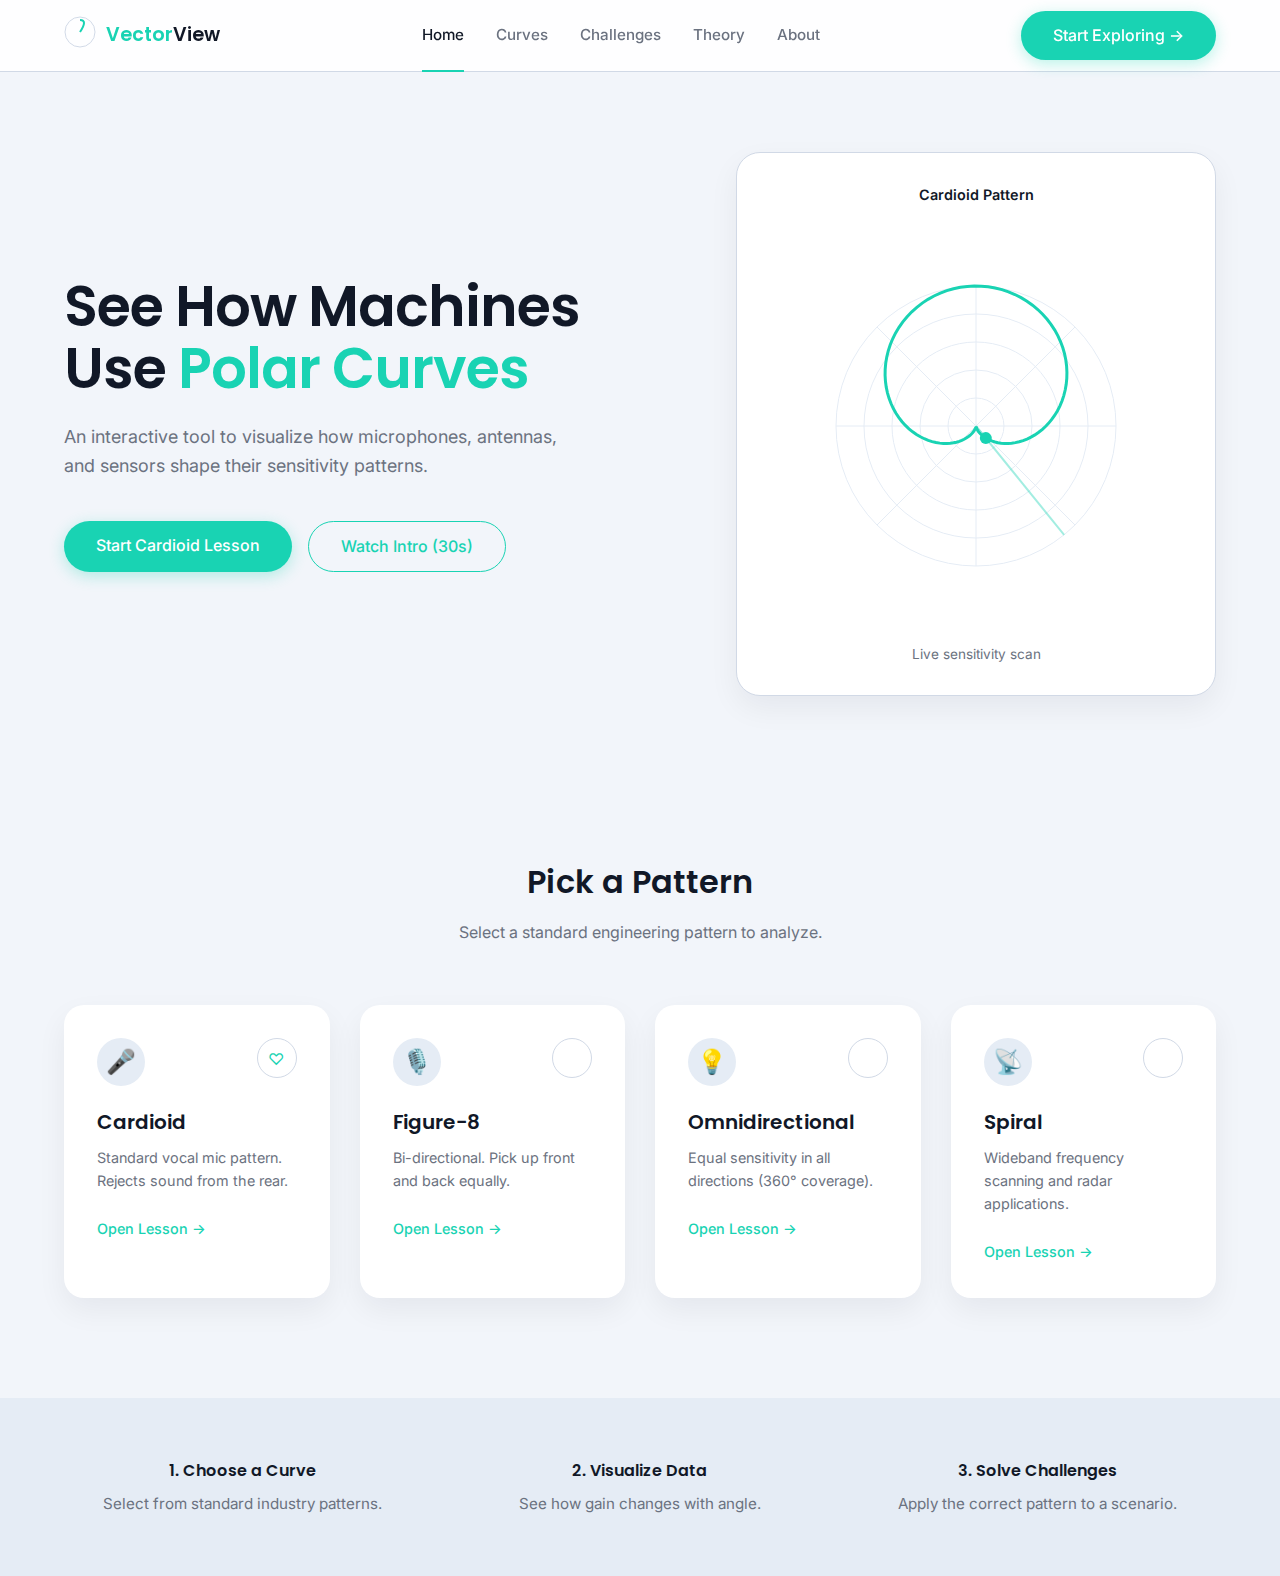
<file: index.html>
<!DOCTYPE html>
<html lang="en">
<head>
    <meta charset="UTF-8">
    <meta name="viewport" content="width=device-width, initial-scale=1.0">
    <title>Vector View | Directional Pattern Explorer</title>
    <link rel="preconnect" href="https://fonts.googleapis.com">
    <link rel="preconnect" href="https://fonts.gstatic.com" crossorigin>
    <link href="https://fonts.googleapis.com/css2?family=Inter:wght@400;500&family=Poppins:wght@600&display=swap" rel="stylesheet">
    <link rel="stylesheet" href="style.css">
</head>
<body>

    <header class="navbar">
        <div class="container nav-container">
            <div class="logo">
                <div class="logo-icon">
                    <svg viewBox="0 0 32 32" width="32" height="32">
                        <circle cx="16" cy="16" r="15" stroke="#D1D9E6" stroke-width="1" fill="none"/>
                        <path d="M16 16 Q 24 4, 16 4" stroke="#19D3B3" stroke-width="2" fill="none"/>
                    </svg>
                </div>
                <span class="brand-name">Vector<span class="text-dark">View</span></span>
            </div>
            <nav class="nav-links">
                <a href="#" class="active">Home</a>
                <a href="#">Curves</a>
                <a href="#">Challenges</a>
                <a href="#">Theory</a>
                <a href="#">About</a>
            </nav>
            <a href="#" class="btn-primary">Start Exploring &rarr;</a>
            
            <div class="mobile-toggle">
                <span></span><span></span><span></span>
            </div>
        </div>
    </header>

    <section class="hero">
        <div class="container hero-grid">
            <div class="hero-text">
                <h1>See How Machines Use <span class="text-teal">Polar Curves</span></h1>
                <p class="subtitle">An interactive tool to visualize how microphones, antennas, and sensors shape their sensitivity patterns.</p>
                
                <div class="hero-buttons">
                    <a href="cardioid.html" class="btn-primary">Start Cardioid Lesson</a>
                    <a href="#" class="btn-secondary">Watch Intro (30s)</a>
                </div>
            </div>
            
            <div class="hero-visual">
                <div class="visual-card">
                    <div class="card-top">
                        <span class="card-label">Cardioid Pattern</span>
                    </div>
                    <canvas id="polarCanvas" width="400" height="400"></canvas>
                    <p class="caption">Live sensitivity scan</p>
                </div>
            </div>
        </div>
    </section>

    <section class="curves-section">
        <div class="container">
            <h2 class="section-title">Pick a Pattern</h2>
            <p class="section-subtitle">Select a standard engineering pattern to analyze.</p>

            <div class="card-grid">
                <div class="card">
                    <div class="card-header">
                        <span class="icon">🎤</span>
                        <div class="mini-graph cardioid-thumb"></div>
                    </div>
                    <h3>Cardioid</h3>
                    <p class="card-desc">Standard vocal mic pattern. Rejects sound from the rear.</p>
                    <a href="cardioid.html" class="link-btn">Open Lesson &rarr;</a>
                </div>

                <div class="card">
                    <div class="card-header">
                        <span class="icon">🎙️</span>
                        <div class="mini-graph figure8-thumb"></div>
                    </div>
                    <h3>Figure-8</h3>
                    <p class="card-desc">Bi-directional. Pick up front and back equally.</p>
                    <a href="#" class="link-btn">Open Lesson &rarr;</a>
                </div>

                <div class="card">
                    <div class="card-header">
                        <span class="icon">💡</span>
                        <div class="mini-graph omni-thumb"></div>
                    </div>
                    <h3>Omnidirectional</h3>
                    <p class="card-desc">Equal sensitivity in all directions (360° coverage).</p>
                    <a href="#" class="link-btn">Open Lesson &rarr;</a>
                </div>

                <div class="card">
                    <div class="card-header">
                        <span class="icon">📡</span>
                        <div class="mini-graph spiral-thumb"></div>
                    </div>
                    <h3>Spiral</h3>
                    <p class="card-desc">Wideband frequency scanning and radar applications.</p>
                    <a href="#" class="link-btn">Open Lesson &rarr;</a>
                </div>
            </div>
        </div>
    </section>

    <section class="how-it-works">
        <div class="container">
            <div class="steps-grid">
                <div class="step">
                    <h4>1. Choose a Curve</h4>
                    <p>Select from standard industry patterns.</p>
                </div>
                <div class="step">
                    <h4>2. Visualize Data</h4>
                    <p>See how gain changes with angle.</p>
                </div>
                <div class="step">
                    <h4>3. Solve Challenges</h4>
                    <p>Apply the correct pattern to a scenario.</p>
                </div>
            </div>
        </div>
    </section>

    <script src="script.js"></script>
</body>
</html>
</file>
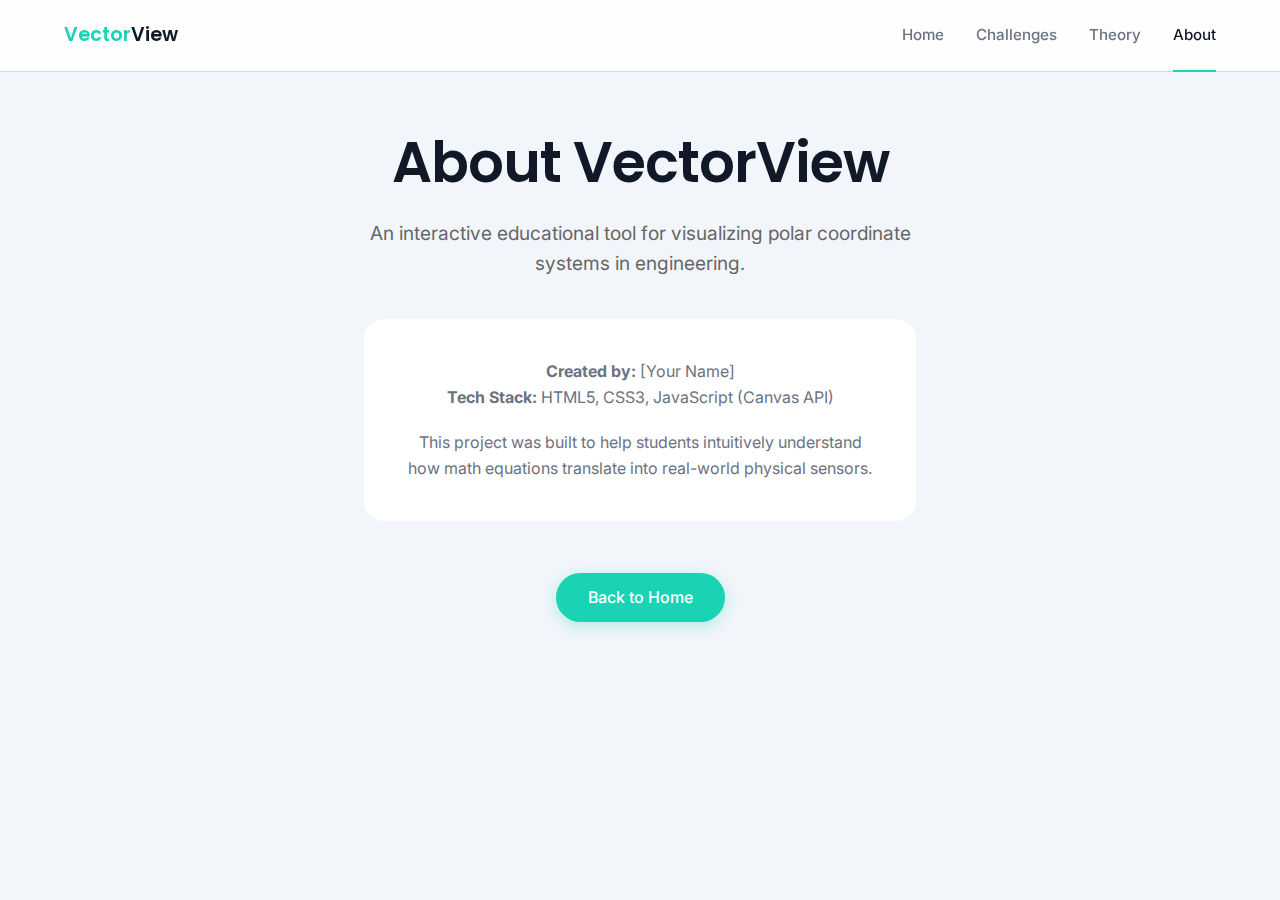
<file: about.html>
<!DOCTYPE html>
<html lang="en">
<head>
    <meta charset="UTF-8">
    <meta name="viewport" content="width=device-width, initial-scale=1.0">
    <title>About | Vector View</title>
    <link href="https://fonts.googleapis.com/css2?family=Inter:wght@400;500&family=Poppins:wght@600&display=swap" rel="stylesheet">
    <link rel="stylesheet" href="style.css">
</head>
<body>
    <header class="navbar">
        <div class="container nav-container">
            <div class="logo"><a href="index.html" style="text-decoration:none;"><span class="brand-name">Vector<span class="text-dark">View</span></span></a></div>
            <nav class="nav-links">
                <a href="index.html">Home</a>
                <a href="challenges.html">Challenges</a>
                <a href="theory.html">Theory</a>
                <a href="about.html" class="active">About</a>
            </nav>
        </div>
    </header>

    <div class="container" style="padding-top: 60px; text-align: center; max-width: 600px;">
        <h1>About VectorView</h1>
        <p style="font-size: 1.2rem; color: #666; margin-bottom: 40px;">An interactive educational tool for visualizing polar coordinate systems in engineering.</p>
        
        <div style="background: white; padding: 40px; border-radius: 20px;">
            <p><strong>Created by:</strong> [Your Name]</p>
            <p><strong>Tech Stack:</strong> HTML5, CSS3, JavaScript (Canvas API)</p>
            <p style="margin-top: 20px;">This project was built to help students intuitively understand how math equations translate into real-world physical sensors.</p>
        </div>
        
        <br><br>
        <a href="index.html" class="btn-primary">Back to Home</a>
    </div>
</body>
</html>
</file>
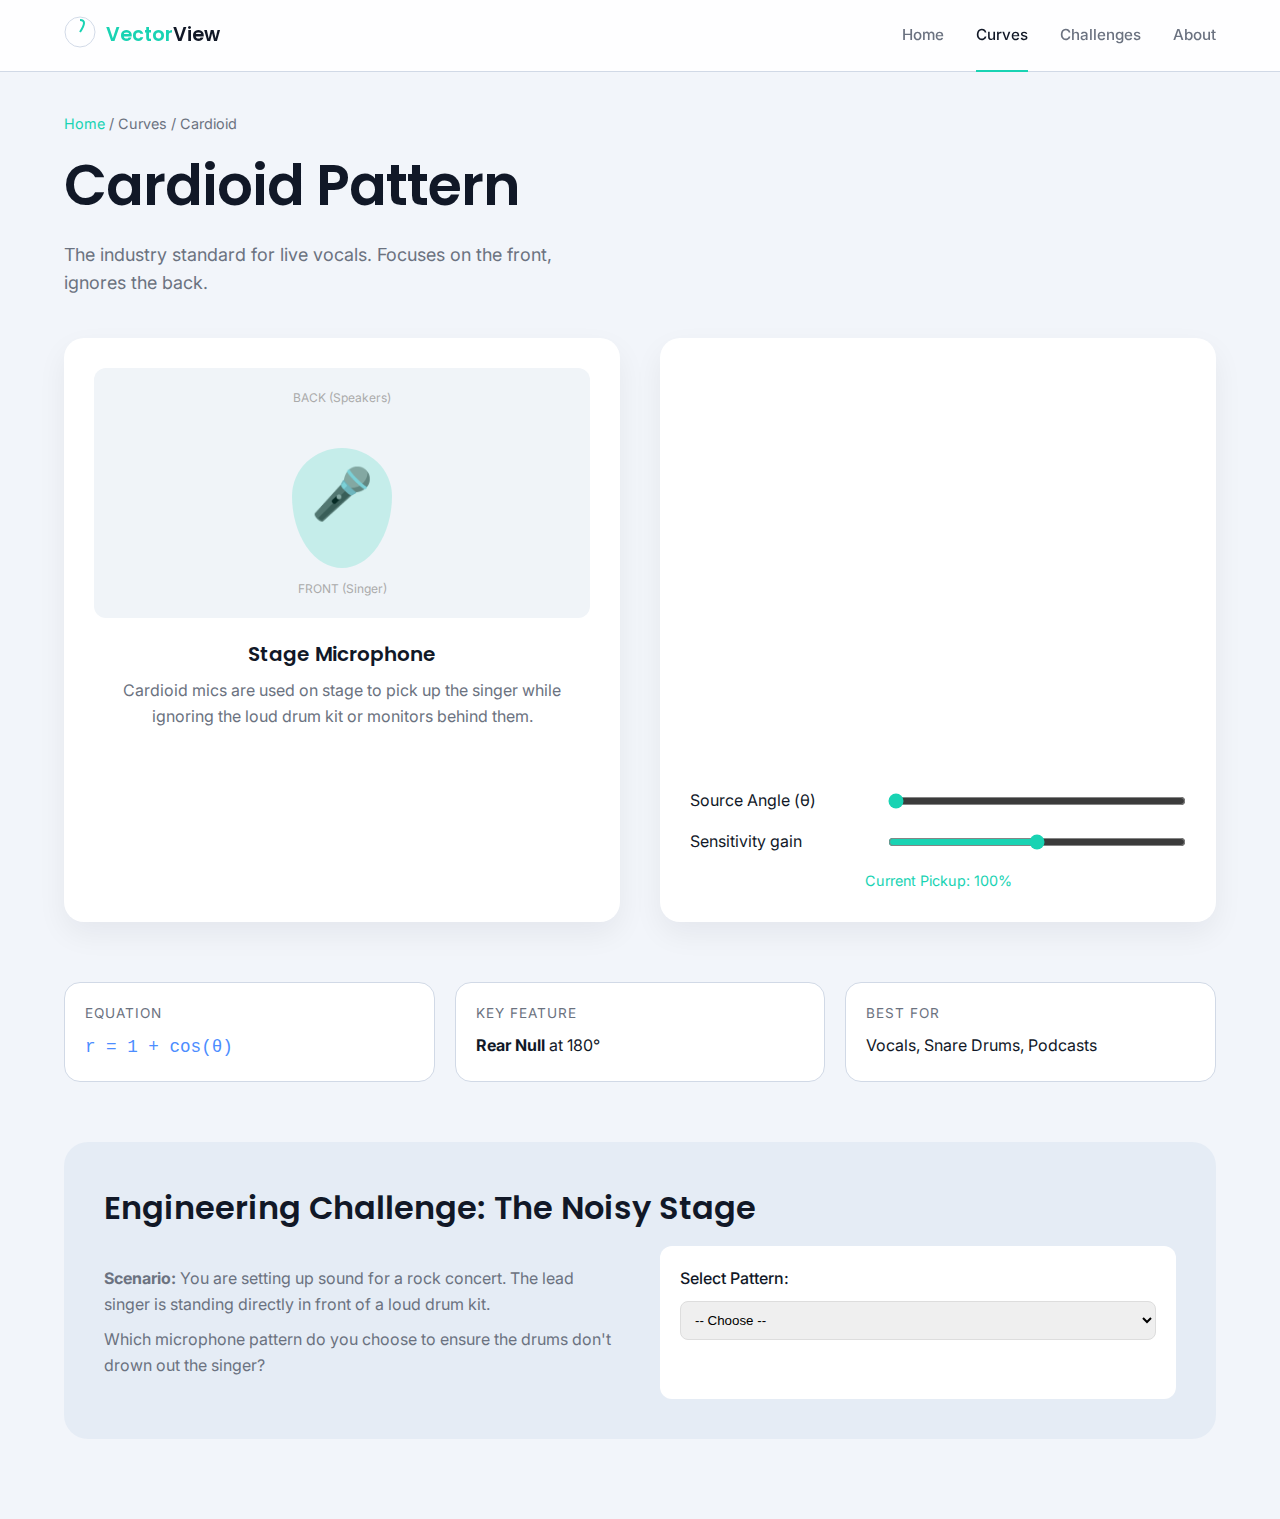
<file: cardiod.html>
<!DOCTYPE html>
<html lang="en">
<head>
    <meta charset="UTF-8">
    <meta name="viewport" content="width=device-width, initial-scale=1.0">
    <title>Cardioid Lesson | Vector View</title>
    <link href="https://fonts.googleapis.com/css2?family=Inter:wght@400;500&family=Poppins:wght@600&display=swap" rel="stylesheet">
    <link rel="stylesheet" href="style.css">
    <style>
        /* Extra styles specific to this page */
        .breadcrumb { font-size: 0.9rem; color: var(--text-muted); margin-bottom: 20px; }
        .breadcrumb a { color: var(--accent-primary); }
        
        .split-layout { display: grid; grid-template-columns: 1fr 1fr; gap: 40px; margin-bottom: 60px; }
        
        /* Machine Panel (Left) */
        .machine-panel { background: #fff; padding: 30px; border-radius: 20px; box-shadow: var(--shadow-soft); text-align: center; }
        .stage-diagram { width: 100%; height: 250px; background: #f0f4f8; border-radius: 12px; display: flex; align-items: center; justify-content: center; position: relative; margin-bottom: 20px; }
        .mic-icon { font-size: 50px; }
        
        /* Graph Panel (Right) */
        .graph-panel { background: #fff; padding: 30px; border-radius: 20px; box-shadow: var(--shadow-soft); display: flex; flex-direction: column; align-items: center; }
        .controls { width: 100%; margin-top: 20px; display: grid; gap: 15px; }
        .control-group { display: flex; justify-content: space-between; align-items: center; }
        input[type=range] { width: 60%; accent-color: var(--accent-primary); }

        /* Stats Row */
        .stats-row { display: grid; grid-template-columns: repeat(3, 1fr); gap: 20px; margin-bottom: 60px; }
        .stat-card { background: #fff; padding: 20px; border-radius: 16px; border: 1px solid var(--border-subtle); }
        .stat-title { font-size: 0.85rem; color: var(--text-muted); text-transform: uppercase; letter-spacing: 1px; margin-bottom: 8px; }
        .math-eq { font-family: monospace; font-size: 1.1rem; color: var(--accent-secondary); }

        /* Challenge Section */
        .challenge-section { background: var(--bg-surface-muted); padding: 40px; border-radius: 24px; }
        .challenge-grid { display: grid; grid-template-columns: 1fr 1fr; gap: 40px; align-items: center; }
        .feedback-box { margin-top: 15px; font-weight: 500; min-height: 24px; }
        .success { color: var(--accent-primary); }
        .fail { color: #ff6b6b; }
        
        @media (max-width: 900px) { .split-layout, .challenge-grid, .stats-row { grid-template-columns: 1fr; } }
    </style>
</head>
<body>

    <header class="navbar">
        <div class="container nav-container">
            <div class="logo">
                <a href="index.html" style="text-decoration: none; display: flex; gap:10px; align-items:center;">
                    <div class="logo-icon">
                        <svg viewBox="0 0 32 32" width="32" height="32">
                            <circle cx="16" cy="16" r="15" stroke="#D1D9E6" stroke-width="1" fill="none"/>
                            <path d="M16 16 Q 24 4, 16 4" stroke="#19D3B3" stroke-width="2" fill="none"/>
                        </svg>
                    </div>
                    <span class="brand-name">Vector<span class="text-dark">View</span></span>
                </a>
            </div>
            <nav class="nav-links">
                <a href="index.html">Home</a>
                <a href="#" class="active">Curves</a>
                <a href="#">Challenges</a>
                <a href="#">About</a>
            </nav>
        </div>
    </header>

    <div class="container" style="padding-top: 40px; padding-bottom: 80px;">
        
        <div class="breadcrumb"><a href="index.html">Home</a> / Curves / Cardioid</div>
        <h1>Cardioid Pattern</h1>
        <p class="subtitle" style="margin-bottom: 40px;">The industry standard for live vocals. Focuses on the front, ignores the back.</p>

        <div class="split-layout">
            
            <div class="machine-panel">
                <div class="stage-diagram">
                    <div style="position: absolute; top: 20px; color: #aaa; font-size: 12px;">BACK (Speakers)</div>
                    <div style="position: absolute; bottom: 20px; color: #aaa; font-size: 12px;">FRONT (Singer)</div>
                    <div class="mic-icon">🎤</div>
                    <div style="position: absolute; width: 100px; height: 120px; background: rgba(25, 211, 179, 0.2); border-radius: 50% 50% 50% 50% / 60% 60% 40% 40%; transform: rotate(180deg); bottom: 50px;"></div>
                </div>
                <h3>Stage Microphone</h3>
                <p>Cardioid mics are used on stage to pick up the singer while ignoring the loud drum kit or monitors behind them.</p>
            </div>

            <div class="graph-panel">
                <canvas id="lessonCanvas" width="340" height="340"></canvas>
                
                <div class="controls">
                    <div class="control-group">
                        <label>Source Angle (θ)</label>
                        <input type="range" id="angleSlider" min="0" max="360" value="0">
                    </div>
                    <div class="control-group">
                        <label>Sensitivity gain</label>
                        <input type="range" id="gainSlider" min="50" max="150" value="100">
                    </div>
                    <p id="readout" style="font-size: 0.9rem; text-align: center; color: var(--accent-primary);">Current Pickup: 100%</p>
                </div>
            </div>
        </div>

        <div class="stats-row">
            <div class="stat-card">
                <div class="stat-title">Equation</div>
                <div class="math-eq">r = 1 + cos(θ)</div>
            </div>
            <div class="stat-card">
                <div class="stat-title">Key Feature</div>
                <div><strong>Rear Null</strong> at 180°</div>
            </div>
            <div class="stat-card">
                <div class="stat-title">Best For</div>
                <div>Vocals, Snare Drums, Podcasts</div>
            </div>
        </div>

        <div class="challenge-section">
            <h2>Engineering Challenge: The Noisy Stage</h2>
            <div class="challenge-grid">
                <div>
                    <p><strong>Scenario:</strong> You are setting up sound for a rock concert. The lead singer is standing directly in front of a loud drum kit.</p>
                    <p style="margin-top: 10px;">Which microphone pattern do you choose to ensure the drums don't drown out the singer?</p>
                </div>
                <div style="background: white; padding: 20px; border-radius: 12px;">
                    <label style="display: block; margin-bottom: 10px; font-weight: 500;">Select Pattern:</label>
                    <select id="challengeSelect" style="width: 100%; padding: 10px; border-radius: 8px; border: 1px solid #ddd;">
                        <option value="select">-- Choose --</option>
                        <option value="omni">Omnidirectional (Circle)</option>
                        <option value="cardioid">Cardioid (Heart)</option>
                        <option value="figure8">Figure-8</option>
                    </select>
                    <div id="challengeFeedback" class="feedback-box"></div>
                </div>
            </div>
        </div>

    </div>

    <script src="lesson.js"></script>
</body>
</html>
</file>
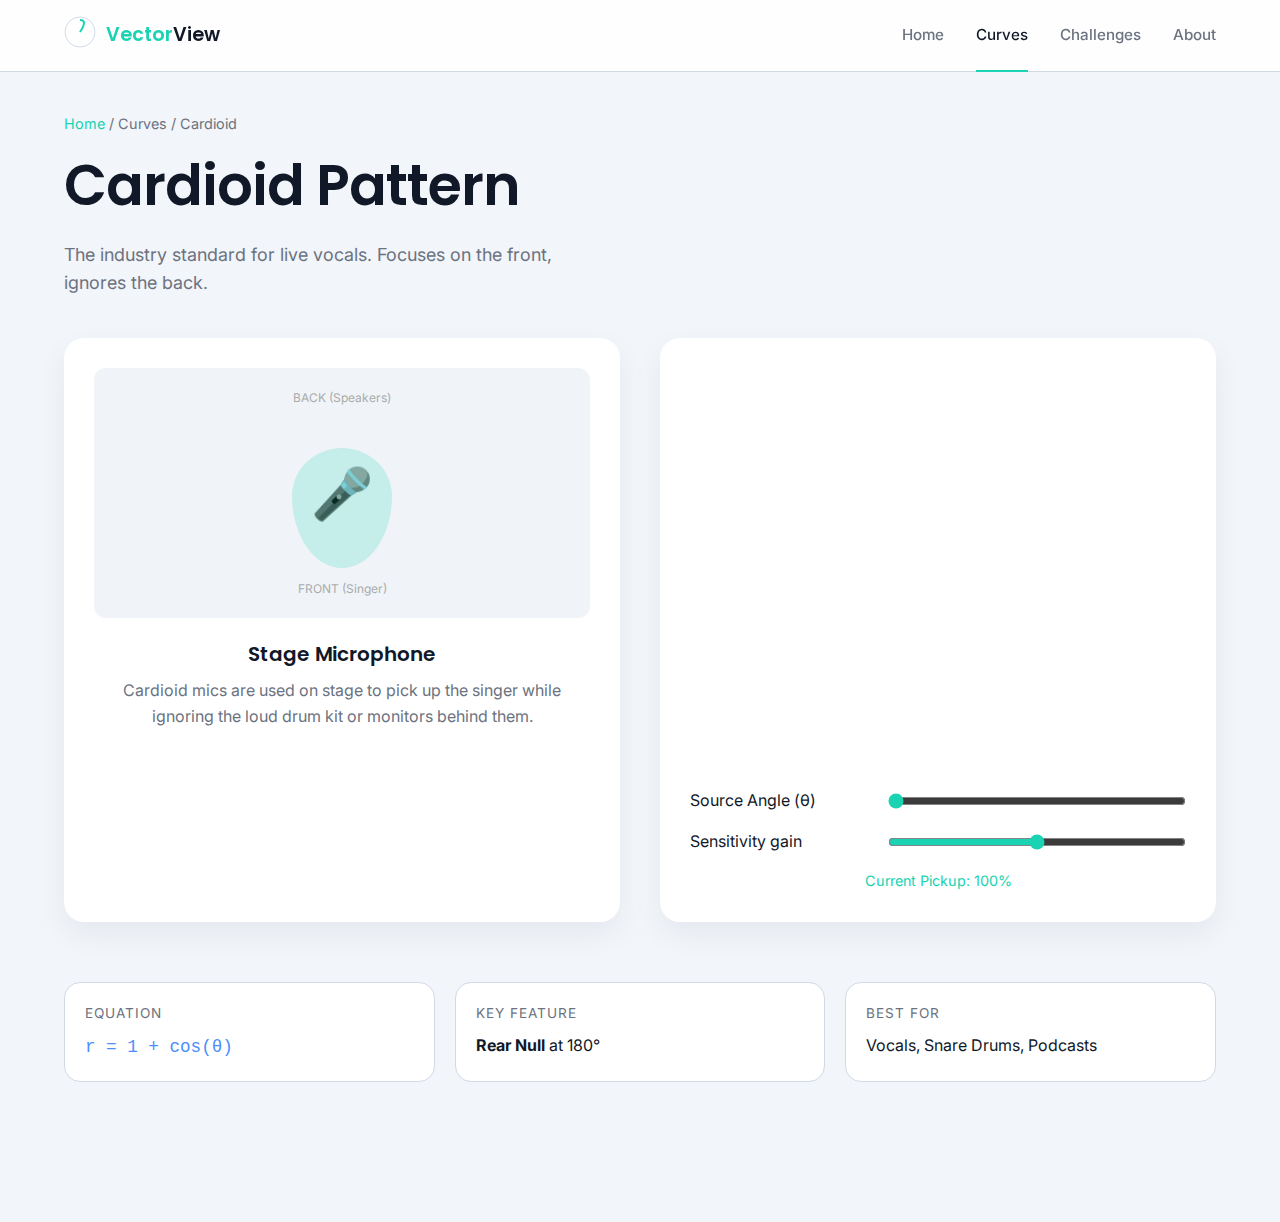
<file: cardioid.html>
<!DOCTYPE html>
<html lang="en">
<head>
    <meta charset="UTF-8">
    <meta name="viewport" content="width=device-width, initial-scale=1.0">
    <title>Cardioid Lesson | Vector View</title>
    <link href="https://fonts.googleapis.com/css2?family=Inter:wght@400;500&family=Poppins:wght@600&display=swap" rel="stylesheet">
    <link rel="stylesheet" href="style.css">
    <style>
        /* Extra styles specific to this page */
        .breadcrumb { font-size: 0.9rem; color: var(--text-muted); margin-bottom: 20px; }
        .breadcrumb a { color: var(--accent-primary); }
        
        .split-layout { display: grid; grid-template-columns: 1fr 1fr; gap: 40px; margin-bottom: 60px; }
        
        /* Machine Panel (Left) */
        .machine-panel { background: #fff; padding: 30px; border-radius: 20px; box-shadow: var(--shadow-soft); text-align: center; }
        .stage-diagram { width: 100%; height: 250px; background: #f0f4f8; border-radius: 12px; display: flex; align-items: center; justify-content: center; position: relative; margin-bottom: 20px; }
        .mic-icon { font-size: 50px; }
        
        /* Graph Panel (Right) */
        .graph-panel { background: #fff; padding: 30px; border-radius: 20px; box-shadow: var(--shadow-soft); display: flex; flex-direction: column; align-items: center; }
        .controls { width: 100%; margin-top: 20px; display: grid; gap: 15px; }
        .control-group { display: flex; justify-content: space-between; align-items: center; }
        input[type=range] { width: 60%; accent-color: var(--accent-primary); }

        /* Stats Row */
        .stats-row { display: grid; grid-template-columns: repeat(3, 1fr); gap: 20px; margin-bottom: 60px; }
        .stat-card { background: #fff; padding: 20px; border-radius: 16px; border: 1px solid var(--border-subtle); }
        .stat-title { font-size: 0.85rem; color: var(--text-muted); text-transform: uppercase; letter-spacing: 1px; margin-bottom: 8px; }
        .math-eq { font-family: monospace; font-size: 1.1rem; color: var(--accent-secondary); }

        /* Challenge Section */
        .challenge-section { background: var(--bg-surface-muted); padding: 40px; border-radius: 24px; }
        .challenge-grid { display: grid; grid-template-columns: 1fr 1fr; gap: 40px; align-items: center; }
        .feedback-box { margin-top: 15px; font-weight: 500; min-height: 24px; }
        .success { color: var(--accent-primary); }
        .fail { color: #ff6b6b; }
        
        @media (max-width: 900px) { .split-layout, .challenge-grid, .stats-row { grid-template-columns: 1fr; } }
    </style>
</head>
<body>

    <header class="navbar">
        <div class="container nav-container">
            <div class="logo">
                <a href="index.html" style="text-decoration: none; display: flex; gap:10px; align-items:center;">
                    <div class="logo-icon">
                        <svg viewBox="0 0 32 32" width="32" height="32">
                            <circle cx="16" cy="16" r="15" stroke="#D1D9E6" stroke-width="1" fill="none"/>
                            <path d="M16 16 Q 24 4, 16 4" stroke="#19D3B3" stroke-width="2" fill="none"/>
                        </svg>
                    </div>
                    <span class="brand-name">Vector<span class="text-dark">View</span></span>
                </a>
            </div>
            <nav class="nav-links">
                <a href="index.html">Home</a>
                <a href="#" class="active">Curves</a>
                <a href="#">Challenges</a>
                <a href="#">About</a>
            </nav>
        </div>
    </header>

    <div class="container" style="padding-top: 40px; padding-bottom: 80px;">
        
        <div class="breadcrumb"><a href="index.html">Home</a> / Curves / Cardioid</div>
        <h1>Cardioid Pattern</h1>
        <p class="subtitle" style="margin-bottom: 40px;">The industry standard for live vocals. Focuses on the front, ignores the back.</p>

        <div class="split-layout">
            
            <div class="machine-panel">
                <div class="stage-diagram">
                    <div style="position: absolute; top: 20px; color: #aaa; font-size: 12px;">BACK (Speakers)</div>
                    <div style="position: absolute; bottom: 20px; color: #aaa; font-size: 12px;">FRONT (Singer)</div>
                    <div class="mic-icon">🎤</div>
                    <div style="position: absolute; width: 100px; height: 120px; background: rgba(25, 211, 179, 0.2); border-radius: 50% 50% 50% 50% / 60% 60% 40% 40%; transform: rotate(180deg); bottom: 50px;"></div>
                </div>
                <h3>Stage Microphone</h3>
                <p>Cardioid mics are used on stage to pick up the singer while ignoring the loud drum kit or monitors behind them.</p>
            </div>

            <div class="graph-panel">
                <canvas id="lessonCanvas" width="340" height="340"></canvas>
                
                <div class="controls">
                    <div class="control-group">
                        <label>Source Angle (θ)</label>
                        <input type="range" id="angleSlider" min="0" max="360" value="0">
                    </div>
                    <div class="control-group">
                        <label>Sensitivity gain</label>
                        <input type="range" id="gainSlider" min="50" max="150" value="100">
                    </div>
                    <p id="readout" style="font-size: 0.9rem; text-align: center; color: var(--accent-primary);">Current Pickup: 100%</p>
                </div>
            </div>
        </div>

        <div class="stats-row">
            <div class="stat-card">
                <div class="stat-title">Equation</div>
                <div class="math-eq">r = 1 + cos(θ)</div>
            </div>
            <div class="stat-card">
                <div class="stat-title">Key Feature</div>
                <div><strong>Rear Null</strong> at 180°</div>
            </div>
            <div class="stat-card">
                <div class="stat-title">Best For</div>
                <div>Vocals, Snare Drums, Podcasts</div>
            </div>
        </div>

        <!---<div class="challenge-section">
            <h2>Engineering Challenge: The Noisy Stage</h2>
            <div class="challenge-grid">
                <div>
                    <p><strong>Scenario:</strong> You are setting up sound for a rock concert. The lead singer is standing directly in front of a loud drum kit.</p>
                    <p style="margin-top: 10px;">Which microphone pattern do you choose to ensure the drums don't drown out the singer?</p>
                </div>
                <div style="background: white; padding: 20px; border-radius: 12px;">
                    <label style="display: block; margin-bottom: 10px; font-weight: 500;">Select Pattern:</label>
                    <select id="challengeSelect" style="width: 100%; padding: 10px; border-radius: 8px; border: 1px solid #ddd;">
                        <option value="select">-- Choose --</option>
                        <option value="omni">Omnidirectional (Circle)</option>
                        <option value="cardioid">Cardioid (Heart)</option>
                        <option value="figure8">Figure-8</option>
                    </select>
                    <div id="challengeFeedback" class="feedback-box"></div>
                </div>
            </div>
        </div>--->

    </div>

    <script src="lesson.js"></script>
</body>
</html>
</file>
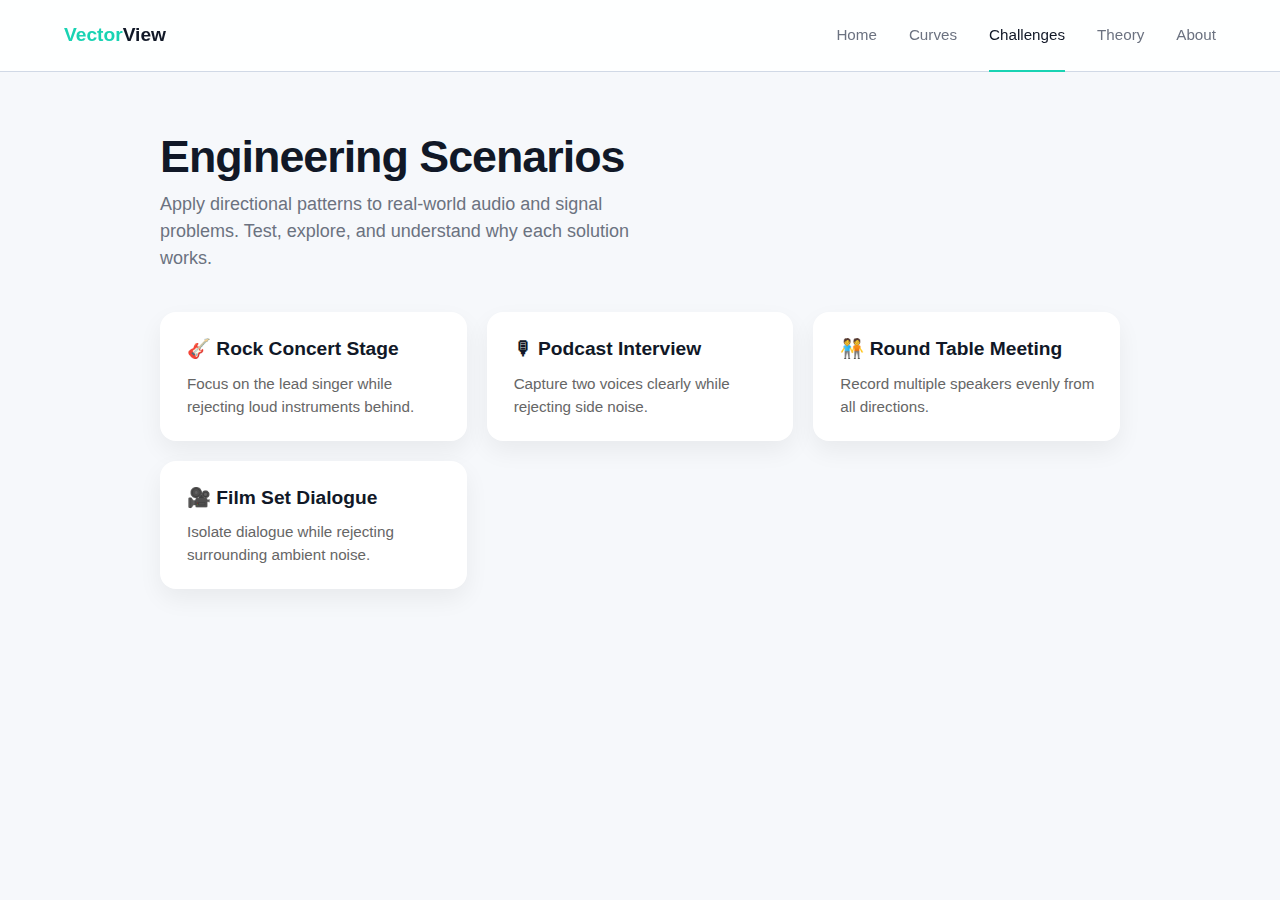
<file: challenges.html>
<!DOCTYPE html>
<html lang="en">
<head>
  <meta charset="UTF-8" />
  <title>Engineering Scenarios | VectorView</title>
  <meta name="viewport" content="width=device-width, initial-scale=1.0" />

  <!-- Reuse your existing CSS -->
  <link rel="stylesheet" href="style.css" />

  <style>
    body {
      background: #f6f8fb;
    }

    main.container {
      max-width: 1000px;
      margin: auto;
      padding: 60px 20px;
    }

    h1 {
      font-size: 2.8rem;
      margin-bottom: 10px;
    }

    .subtitle {
      color: #6b7280;
      margin-bottom: 40px;
    }

    /* Scenario cards */
    .scenario-grid {
      display: grid;
      grid-template-columns: repeat(auto-fit, minmax(260px, 1fr));
      gap: 20px;
      margin-bottom: 50px;
    }

    .scenario-card {
      background: white;
      padding: 22px;
      border-radius: 16px;
      box-shadow: 0 10px 25px rgba(0,0,0,0.06);
      cursor: pointer;
      transition: 0.25s;
      border-left: 5px solid transparent;
    }

    .scenario-card:hover {
      transform: translateY(-5px);
      border-left-color: #14b8a6;
    }

    .scenario-card h3 {
      margin-bottom: 8px;
    }

    /* Solver panel */
    .card {
      background: white;
      padding: 30px;
      border-radius: 18px;
      box-shadow: 0 15px 30px rgba(0,0,0,0.08);
      margin-bottom: 30px;
    }

    select, button {
      padding: 12px 14px;
      border-radius: 10px;
      border: 1px solid #ddd;
      font-size: 1rem;
      width: 100%;
      margin-top: 10px;
    }

    button {
      background: #14b8a6;
      color: white;
      border: none;
      margin-top: 20px;
      cursor: pointer;
      font-weight: 600;
    }

    button:hover {
      background: #0f766e;
    }

    .hidden {
      display: none;
    }

    .correct {
      color: #16a34a;
      font-weight: 600;
    }

    .wrong {
      color: #dc2626;
      font-weight: 600;
    }

    .explore-link {
      display: inline-block;
      margin-top: 15px;
      text-decoration: none;
      color: #14b8a6;
      font-weight: 600;
    }
        /* Force grid layout to stop cards from collapsing */
        .library-grid { 
            display: grid; 
            grid-template-columns: repeat(auto-fill, minmax(280px, 1fr)); 
            gap: 30px; 
            margin-top: 40px; 
        }

        /* Ensure card contents stack vertically */
        .library-card { 
            background: white; 
            padding: 30px; 
            border-radius: 20px; 
            border: 1px solid #eee; 
            transition: all 0.3s ease; 
            cursor: pointer;
            
            /* KEY FIX: Flexbox forces vertical stacking so text doesn't float */
            display: flex;
            flex-direction: column;
            align-items: flex-start;
            height: 100%; 
            min-height: 250px;
        }

        .library-card:hover { 
            transform: translateY(-5px); 
            border-color: #19D3B3; 
            box-shadow: 0 10px 30px rgba(0,0,0,0.08); 
        }

        /* Fix Icon sizing */
        .icon { 
            font-size: 45px; 
            margin-bottom: 20px; 
            display: block; 
            height: 50px; /* Enforce height so text doesn't overlap it */
        }

        h3 { margin: 0 0 10px 0; font-size: 1.2rem; }
        
        /* Ensure paragraph doesn't overlap title */
        p { 
            font-size: 0.95rem; 
            color: #666; 
            line-height: 1.5; 
            margin-bottom: auto; /* Pushes the tag to bottom */
        }

        .tag { 
            display: inline-block; 
            padding: 6px 12px; 
            border-radius: 20px; 
            font-size: 0.8rem; 
            font-weight: 500;
            background: #e0f7f3; 
            color: #007f6d; 
            margin-top: 20px; 
        }
        
        a { text-decoration: none; color: inherit; }
    </style>
</head>

<body>

  <!-- NAVBAR (keep your existing one if you already have it) -->
  <header class="navbar">
        <div class="container nav-container">
            <div class="logo"><a href="index.html" style="text-decoration:none;"><span class="brand-name">Vector<span class="text-dark">View</span></span></a></div>
            <nav class="nav-links">
                <a href="index.html">Home</a>
                <a href="curves.html">Curves</a>
                <a href="challenges.html" class="active">Challenges</a>
                <a href="theory.html">Theory</a>
                <a href="about.html">About</a>
            </nav>
        </div>
    </header>
  <main class="container">

    <!-- HEADER -->
    <h1>Engineering Scenarios</h1>
    <p class="subtitle">
      Apply directional patterns to real-world audio and signal problems.
      Test, explore, and understand why each solution works.
    </p>

    <!-- SCENARIO SELECTION -->
    <section class="scenario-grid">
      <div class="scenario-card" onclick="loadScenario('concert')">
        <h3>🎸 Rock Concert Stage</h3>
        <p>Focus on the lead singer while rejecting loud instruments behind.</p>
      </div>

      <div class="scenario-card" onclick="loadScenario('podcast')">
        <h3>🎙 Podcast Interview</h3>
        <p>Capture two voices clearly while rejecting side noise.</p>
      </div>

      <div class="scenario-card" onclick="loadScenario('meeting')">
        <h3>🧑‍🤝‍🧑 Round Table Meeting</h3>
        <p>Record multiple speakers evenly from all directions.</p>
      </div>

      <div class="scenario-card" onclick="loadScenario('film')">
        <h3>🎥 Film Set Dialogue</h3>
        <p>Isolate dialogue while rejecting surrounding ambient noise.</p>
      </div>
    </section>

    <!-- SOLVER -->
    <section id="solver" class="card hidden">
      <h2 id="scenarioTitle"></h2>
      <p id="scenarioDesc"></p>

      <label><strong>Select a Directional Pattern</strong></label>
      <select id="pattern">
        <option value="">-- Choose Pattern --</option>
        <option value="omni">Omnidirectional</option>
        <option value="cardioid">Cardioid</option>
        <option value="figure8">Figure-8</option>
        <option value="shotgun">Shotgun (Lobar)</option>
      </select>

      <button onclick="checkAnswer()">Test Solution</button>
    </section>

    <!-- RESULT -->
    <section id="result" class="card hidden"></section>

  </main>

    <script src="challenges.js"></script>

</body>
</html>
</file>
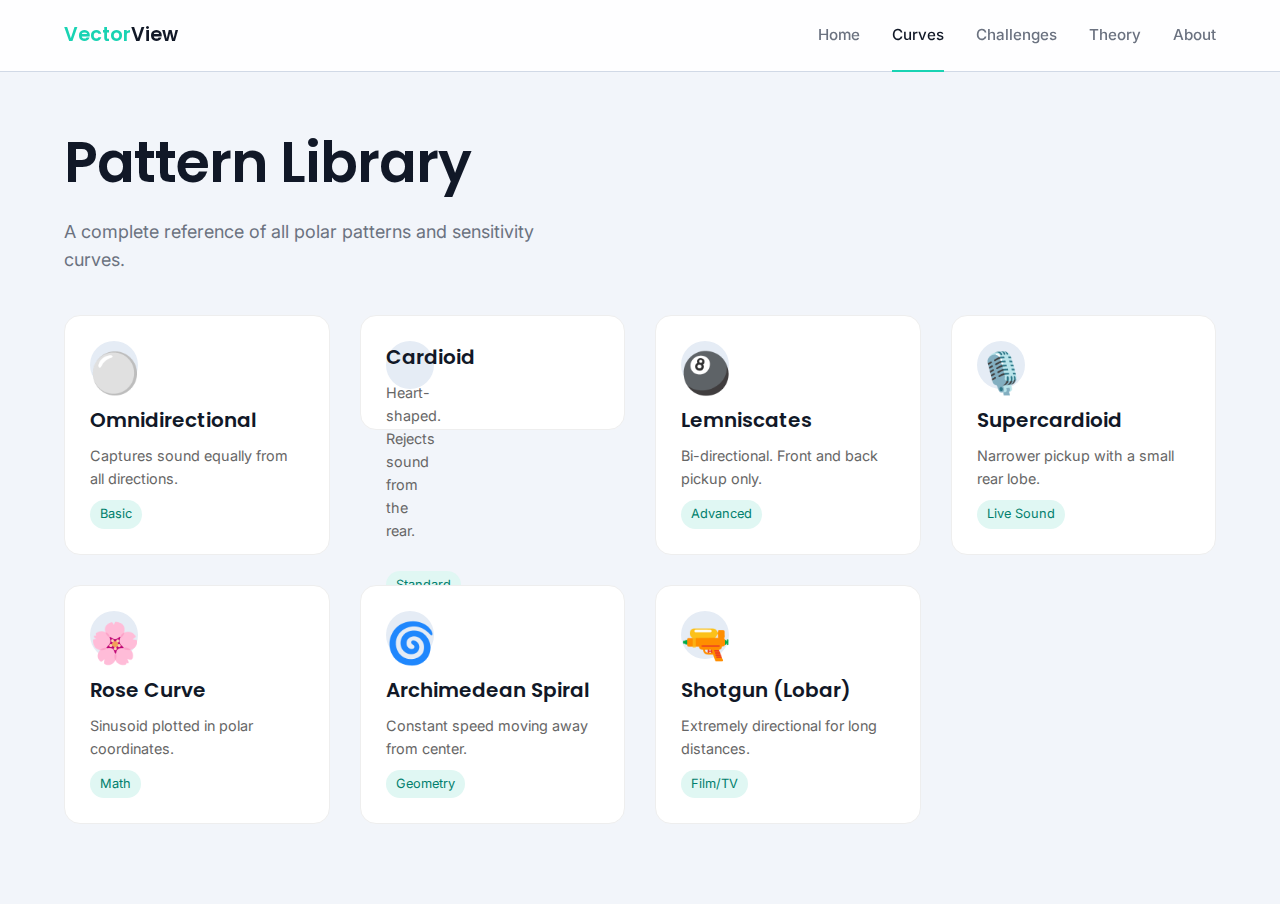
<file: curves.html>
<!DOCTYPE html>
<html lang="en">
<head>
    <meta charset="UTF-8">
    <meta name="viewport" content="width=device-width, initial-scale=1.0">
    <title>All Curves Library | Vector View</title>
    <link href="https://fonts.googleapis.com/css2?family=Inter:wght@400;500&family=Poppins:wght@600&display=swap" rel="stylesheet">
    <link rel="stylesheet" href="style.css">
    <style>
        .library-grid { display: grid; grid-template-columns: repeat(auto-fill, minmax(250px, 1fr)); gap: 30px; margin-top: 40px; }
        .library-card { background: white; padding: 25px; border-radius: 16px; border: 1px solid #eee; transition: transform 0.2s, border-color 0.2s; cursor: pointer; }
        .library-card:hover { transform: translateY(-5px); border-color: var(--accent-primary); box-shadow: 0 10px 30px rgba(0,0,0,0.05); }
        .icon { font-size: 40px; margin-bottom: 15px; display: block; }
        .tag { display: inline-block; padding: 4px 10px; border-radius: 20px; font-size: 0.8rem; background: #e0f7f3; color: #007f6d; margin-top: 10px; }
        a { text-decoration: none; color: inherit; }
    </style>
</head>
<body>
    <header class="navbar">
        <div class="container nav-container">
            <div class="logo"><a href="index.html" style="text-decoration:none;"><span class="brand-name">Vector<span class="text-dark">View</span></span></a></div>
            <nav class="nav-links">
                <a href="index.html">Home</a>
                <a href="curves.html" class="active">Curves</a>
                <a href="challenges.html">Challenges</a>
                <a href="theory.html">Theory</a>
                <a href="about.html">About</a>
            </nav>
        </div>
    </header>

    <div class="container" style="padding-top: 60px; padding-bottom: 80px;">
        <h1>Pattern Library</h1>
        <p class="subtitle">A complete reference of all polar patterns and sensitivity curves.</p>

        <div class="library-grid">
            <a href="omni.html">
                <div class="library-card">
                    <span class="icon">⚪</span>
                    <h3>Omnidirectional</h3>
                    <p style="font-size: 0.9rem; color: #666;">Captures sound equally from all directions.</p>
                    <span class="tag">Basic</span>
                </div>
            </a>

            <a href="cardioid.html">
                <div class="library-card">
                    <span class="icon"❤️</span>
                    <h3>Cardioid</h3>
                    <p style="font-size: 0.9rem; color: #666;">Heart-shaped. Rejects sound from the rear.</p>
                    <span class="tag">Standard</span>
                </div>
            </a>

            <a href="figure8.html">
                <div class="library-card">
                    <span class="icon">🎱</span>
                    <h3>Lemniscates</h3>
                    <p style="font-size: 0.9rem; color: #666;">Bi-directional. Front and back pickup only.</p>
                    <span class="tag">Advanced</span>
                </div>
            </a>

            <a href="supercardioid.html">
                <div class="library-card">
                    <span class="icon">🎙️</span>
                    <h3>Supercardioid</h3>
                    <p style="font-size: 0.9rem; color: #666;">Narrower pickup with a small rear lobe.</p>
                    <span class="tag">Live Sound</span>
                </div>
            </a>

            <a href="rose.html">
                <div class="library-card">
                    <span class="icon">🌸</span>
                    <h3>Rose Curve</h3>
                    <p style="font-size: 0.9rem; color: #666;">Sinusoid plotted in polar coordinates.</p>
                    <span class="tag">Math</span>
                </div>
            </a>

            <a href="spiral.html">
                <div class="library-card">
                    <span class="icon">🌀</span>
                    <h3>Archimedean Spiral</h3>
                    <p style="font-size: 0.9rem; color: #666;">Constant speed moving away from center.</p>
                    <span class="tag">Geometry</span>
                </div>
            </a>

            <a href="shotgun.html">
                <div class="library-card">
                    <span class="icon">🔫</span>
                    <h3>Shotgun (Lobar)</h3>
                    <p style="font-size: 0.9rem; color: #666;">Extremely directional for long distances.</p>
                    <span class="tag">Film/TV</span>
                </div>
            </a>
        </div>
    </div>
</body>

</html>
</file>
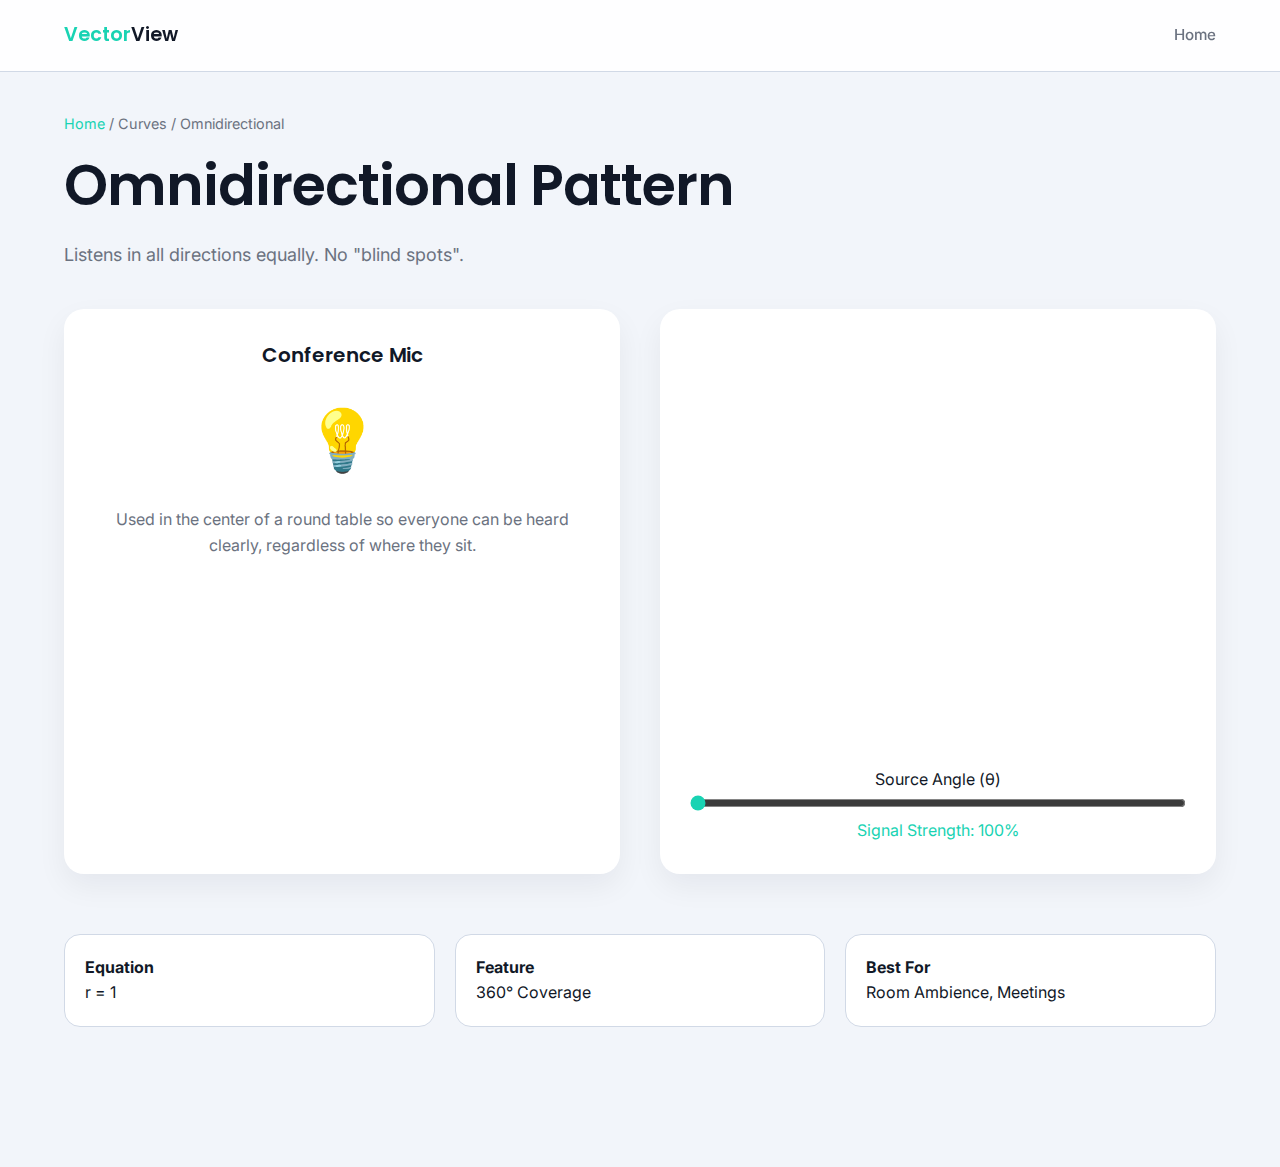
<file: omni.html>
<!DOCTYPE html>
<html lang="en">
<head>
    <meta charset="UTF-8">
    <meta name="viewport" content="width=device-width, initial-scale=1.0">
    <title>Omni Lesson | Vector View</title>
    <link href="https://fonts.googleapis.com/css2?family=Inter:wght@400;500&family=Poppins:wght@600&display=swap" rel="stylesheet">
    <link rel="stylesheet" href="style.css">
    <style>
        /* Basic Styles */
        .breadcrumb { font-size: 0.9rem; color: var(--text-muted); margin-bottom: 20px; }
        .breadcrumb a { color: var(--accent-primary); }
        .split-layout { display: grid; grid-template-columns: 1fr 1fr; gap: 40px; margin-bottom: 60px; }
        .machine-panel, .graph-panel { background: #fff; padding: 30px; border-radius: 20px; box-shadow: var(--shadow-soft); text-align: center; }
        .controls { width: 100%; margin-top: 20px; }
        input[type=range] { width: 100%; accent-color: var(--accent-primary); }
        .stats-row { display: grid; grid-template-columns: repeat(3, 1fr); gap: 20px; margin-bottom: 60px; }
        .stat-card { background: #fff; padding: 20px; border-radius: 16px; border: 1px solid var(--border-subtle); }
        .challenge-section { background: var(--bg-surface-muted); padding: 40px; border-radius: 24px; }
        .feedback-box { margin-top: 15px; font-weight: 500; }
        .success { color: var(--accent-primary); } .fail { color: #ff6b6b; }
        @media (max-width: 900px) { .split-layout, .stats-row { grid-template-columns: 1fr; } }
    </style>
</head>
<body>
    <header class="navbar">
        <div class="container nav-container">
            <div class="logo"><span class="brand-name">Vector<span class="text-dark">View</span></span></div>
            <nav class="nav-links"><a href="index.html">Home</a></nav>
        </div>
    </header>

    <div class="container" style="padding-top: 40px; padding-bottom: 80px;">
        <div class="breadcrumb"><a href="index.html">Home</a> / Curves / Omnidirectional</div>
        <h1>Omnidirectional Pattern</h1>
        <p class="subtitle" style="margin-bottom: 40px;">Listens in all directions equally. No "blind spots".</p>

        <div class="split-layout">
            <div class="machine-panel">
                <h3>Conference Mic</h3>
                <div style="font-size: 60px; margin: 20px 0;">💡</div>
                <p>Used in the center of a round table so everyone can be heard clearly, regardless of where they sit.</p>
            </div>
            <div class="graph-panel">
                <canvas id="lessonCanvas" width="340" height="340"></canvas>
                <div class="controls">
                    <label>Source Angle (θ)</label>
                    <input type="range" id="angleSlider" min="0" max="360" value="0">
                    <p id="readout" style="color: var(--accent-primary);">Signal Strength: 100%</p>
                </div>
            </div>
        </div>

        <div class="stats-row">
            <div class="stat-card"><strong>Equation</strong><br>r = 1</div>
            <div class="stat-card"><strong>Feature</strong><br>360° Coverage</div>
            <div class="stat-card"><strong>Best For</strong><br>Room Ambience, Meetings</div>
        </div>

        <!---<div class="challenge-section">
            <h2>Challenge: The Round Table</h2>
            <p>You are recording a meeting with 5 people sitting around a circular table. You only have one microphone. Which pattern ensures everyone is heard?</p>
            <br>
            <label><strong>Select Pattern:</strong></label>
            <select id="challengeSelect" data-correct="omni" style="padding: 10px; border-radius: 8px;">
                <option value="select">-- Choose --</option>
                <option value="omni">Omnidirectional</option>
                <option value="cardioid">Cardioid</option>
                <option value="figure8">Figure-8</option>
            </select>
            <div id="challengeFeedback" class="feedback-box"></div>
        </div>
    </div>--->

    <script>const patternType = 'omni';</script>
    <script src="lesson.js"></script>
</body>

</html>
</file>
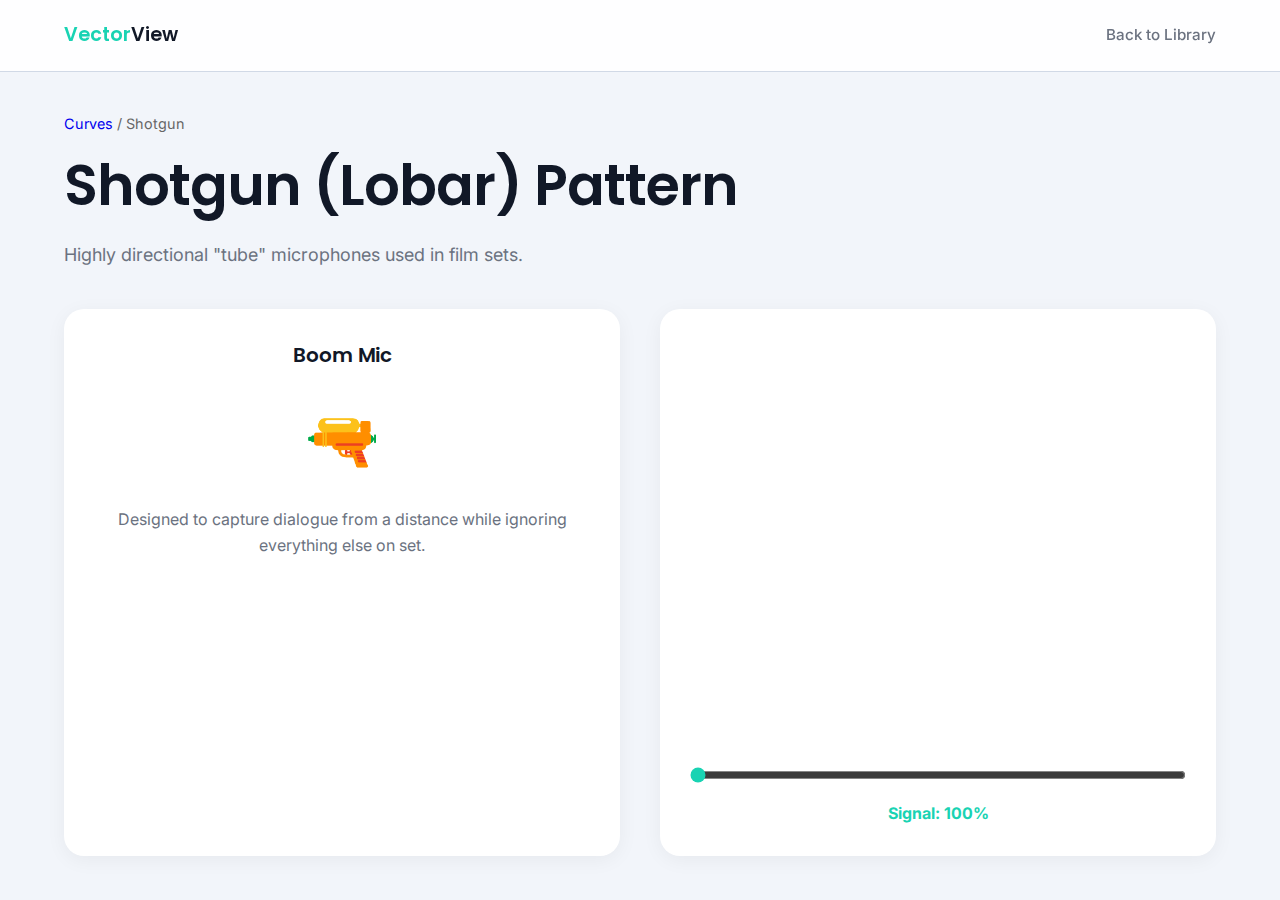
<file: shotgun.html>
<!DOCTYPE html>
<html lang="en">
<head>
    <meta charset="UTF-8">
    <meta name="viewport" content="width=device-width, initial-scale=1.0">
    <title>Shotgun | Vector View</title>
    <link href="https://fonts.googleapis.com/css2?family=Inter:wght@400;500&family=Poppins:wght@600&display=swap" rel="stylesheet">
    <link rel="stylesheet" href="style.css">
    <style>
        .breadcrumb { font-size: 0.9rem; color: #666; margin-bottom: 20px; }
        .split-layout { display: grid; grid-template-columns: 1fr 1fr; gap: 40px; }
        .panel { background: white; padding: 30px; border-radius: 20px; text-align: center; box-shadow: 0 4px 20px rgba(0,0,0,0.05); }
        input[type=range] { width: 100%; margin-top: 20px; accent-color: #19D3B3; }
        @media (max-width: 800px) { .split-layout { grid-template-columns: 1fr; } }
    </style>
</head>
<body>
    <header class="navbar">
        <div class="container nav-container">
            <div class="logo"><a href="index.html" style="text-decoration:none;"><span class="brand-name">Vector<span class="text-dark">View</span></span></a></div>
            <nav class="nav-links"><a href="curves.html">Back to Library</a></nav>
        </div>
    </header>

    <div class="container" style="padding-top: 40px;">
        <div class="breadcrumb"><a href="curves.html">Curves</a> / Shotgun</div>
        <h1>Shotgun (Lobar) Pattern</h1>
        <p class="subtitle" style="margin-bottom: 40px;">Highly directional "tube" microphones used in film sets.</p>

        <div class="split-layout">
            <div class="panel">
                <h3>Boom Mic</h3>
                <div style="font-size: 60px; margin: 20px 0;">🔫</div>
                <p>Designed to capture dialogue from a distance while ignoring everything else on set.</p>
            </div>
            <div class="panel">
                <canvas id="lessonCanvas" width="340" height="340"></canvas>
                <input type="range" id="angleSlider" min="0" max="360" value="0">
                <p id="readout" style="color: #19D3B3; font-weight:bold; margin-top:10px;">Signal: 100%</p>
            </div>
        </div>
    </div>

    <script>const patternType = 'shotgun';</script>
    <script src="lesson.js"></script>
</body>
</html>
</file>
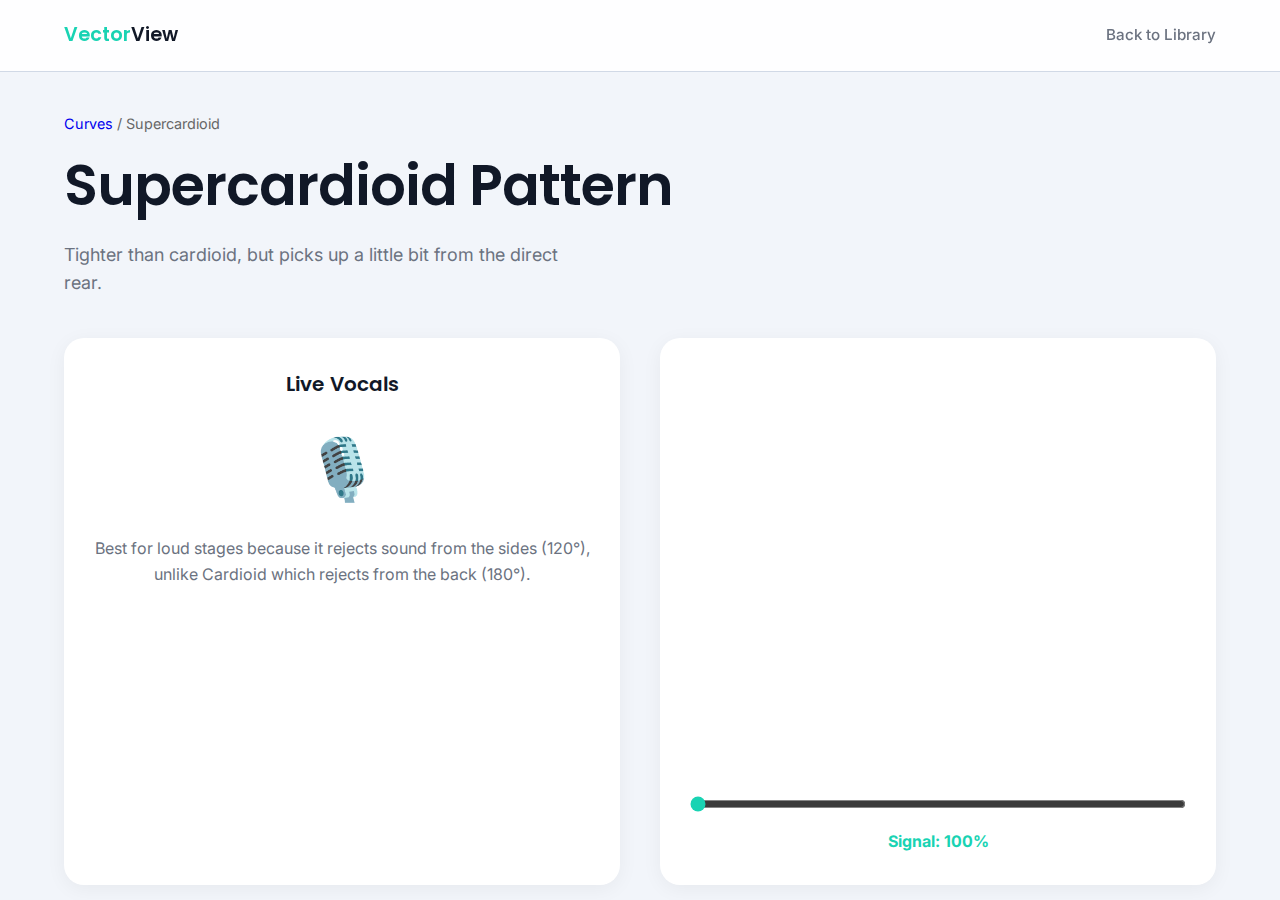
<file: supercardioid.html>
<!DOCTYPE html>
<html lang="en">
<head>
    <meta charset="UTF-8">
    <meta name="viewport" content="width=device-width, initial-scale=1.0">
    <title>Supercardioid | Vector View</title>
    <link href="https://fonts.googleapis.com/css2?family=Inter:wght@400;500&family=Poppins:wght@600&display=swap" rel="stylesheet">
    <link rel="stylesheet" href="style.css">
    <style>
        .breadcrumb { font-size: 0.9rem; color: #666; margin-bottom: 20px; }
        .split-layout { display: grid; grid-template-columns: 1fr 1fr; gap: 40px; }
        .panel { background: white; padding: 30px; border-radius: 20px; text-align: center; box-shadow: 0 4px 20px rgba(0,0,0,0.05); }
        input[type=range] { width: 100%; margin-top: 20px; accent-color: #19D3B3; }
        @media (max-width: 800px) { .split-layout { grid-template-columns: 1fr; } }
    </style>
</head>
<body>
    <header class="navbar">
        <div class="container nav-container">
            <div class="logo"><a href="index.html" style="text-decoration:none;"><span class="brand-name">Vector<span class="text-dark">View</span></span></a></div>
            <nav class="nav-links"><a href="curves.html">Back to Library</a></nav>
        </div>
    </header>

    <div class="container" style="padding-top: 40px;">
        <div class="breadcrumb"><a href="curves.html">Curves</a> / Supercardioid</div>
        <h1>Supercardioid Pattern</h1>
        <p class="subtitle" style="margin-bottom: 40px;">Tighter than cardioid, but picks up a little bit from the direct rear.</p>

        <div class="split-layout">
            <div class="panel">
                <h3>Live Vocals</h3>
                <div style="font-size: 60px; margin: 20px 0;">🎙️</div>
                <p>Best for loud stages because it rejects sound from the sides (120°), unlike Cardioid which rejects from the back (180°).</p>
            </div>
            <div class="panel">
                <canvas id="lessonCanvas" width="340" height="340"></canvas>
                <input type="range" id="angleSlider" min="0" max="360" value="0">
                <p id="readout" style="color: #19D3B3; font-weight:bold; margin-top:10px;">Signal: 100%</p>
            </div>
        </div>
    </div>

    <script>const patternType = 'supercardioid';</script>
    <script src="lesson.js"></script>
</body>
</html>
</file>
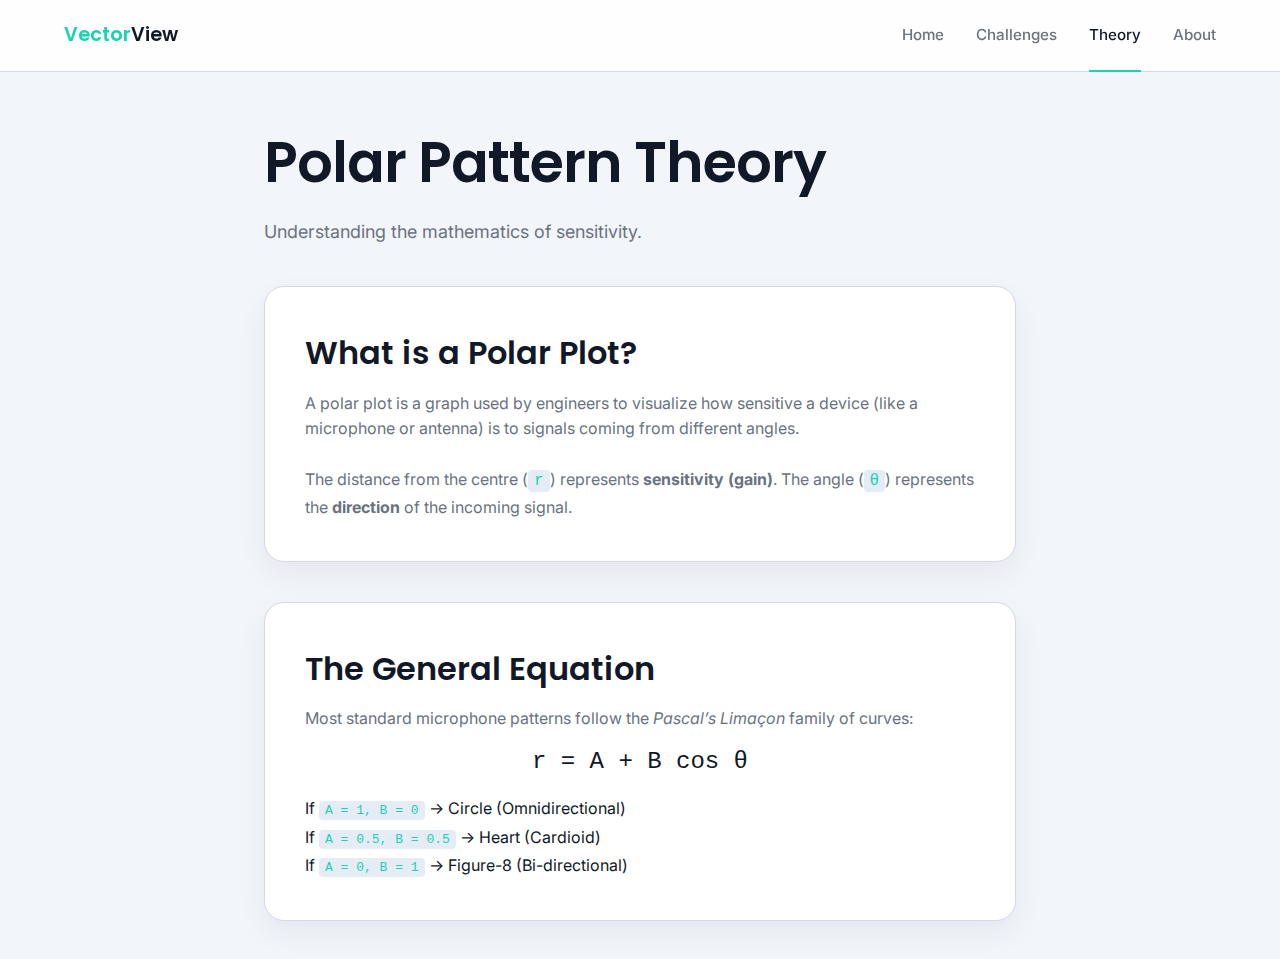
<file: theory.html>
<!DOCTYPE html>
<html lang="en">
<head>
    <meta charset="UTF-8">
    <meta name="viewport" content="width=device-width, initial-scale=1.0">
    <title>Theory | Vector View</title>
    <link href="https://fonts.googleapis.com/css2?family=Inter:wght@400;500&family=Poppins:wght@600&display=swap" rel="stylesheet">
    <link rel="stylesheet" href="style.css">
    <style>
        .theory-block {
            background: #ffffff;
            border: 1px solid #d1d9e6;
            box-shadow: 0 12px 30px rgba(15,23,42,.06);
            border-radius: 20px;
            padding: 40px;
            margin-bottom: 40px;
        }
        .math {
            font-family: monospace;
            background: #e5ecf5;
            color: #19d3b3;
            padding: 2px 6px;
            border-radius: 4px;
        }
        .eq-centre {
            text-align: center;
            font-family: monospace;
            font-size: 1.5rem;
            margin: 12px 0;
        }
    </style>
</head>
<body>
    <header class="navbar">
        <div class="container nav-container">
            <div class="logo">
                <a href="index.html" style="text-decoration:none;">
                    <span class="brand-name">Vector<span class="text-dark">View</span></span>
                </a>
            </div>
            <nav class="nav-links">
                <a href="index.html">Home</a>
                <a href="challenges.html">Challenges</a>
                <a href="theory.html" class="active">Theory</a>
                <a href="about.html">About</a>
            </nav>
        </div>
    </header>

    <div class="container" style="padding-top: 60px; max-width: 800px;">
        <h1>Polar Pattern Theory</h1>
        <p class="subtitle">Understanding the mathematics of sensitivity.</p>

        <div class="theory-block">
            <h2>What is a Polar Plot?</h2>
            <p>A polar plot is a graph used by engineers to visualize how sensitive a device (like a microphone or antenna) is to signals coming from different angles.</p>
            <br>
            <p>The distance from the centre (<span class="math">r</span>) represents <strong>sensitivity (gain)</strong>. The angle (<span class="math">θ</span>) represents the <strong>direction</strong> of the incoming signal.</p>
        </div>

        <div class="theory-block">
            <h2>The General Equation</h2>
            <p>Most standard microphone patterns follow the <em>Pascal’s Limaçon</em> family of curves:</p>
            <div class="eq-centre">r = A + B cos θ</div>
            <ul style="line-height: 1.8;">
                <li>If <span class="math">A = 1, B = 0</span> → Circle (Omnidirectional)</li>
                <li>If <span class="math">A = 0.5, B = 0.5</span> → Heart (Cardioid)</li>
                <li>If <span class="math">A = 0, B = 1</span> → Figure-8 (Bi-directional)</li>
            </ul>
        </div>
    </div>
</body>
</html>
</file>
<file: style.css>
/* --- 1. DESIGN TOKENS (Light Theme) --- */
:root {
    --bg-main: #F2F5FA;       /* Greyish White */
    --bg-surface: #FFFFFF;    /* Pure White */
    --bg-surface-muted: #E5ECF5;
    
    --accent-primary: #19D3B3; /* Teal */
    --accent-hover: #14bda0;
    --accent-secondary: #4C8DFF; /* Soft Blue */
    
    --text-main: #111827;     /* Dark Navy */
    --text-muted: #6B7280;    /* Soft Grey */
    
    --border-subtle: #D1D9E6;
    --shadow-soft: 0 12px 30px rgba(15, 23, 42, 0.06);
    --shadow-hover: 0 15px 35px rgba(15, 23, 42, 0.1);

    --font-head: 'Poppins', sans-serif;
    --font-body: 'Inter', sans-serif;
}

/* --- 2. GLOBAL RESET --- */
* { box-sizing: border-box; margin: 0; padding: 0; }

body {
    background-color: var(--bg-main);
    color: var(--text-main);
    font-family: var(--font-body);
    line-height: 1.6;
    overflow-x: hidden;
}

a { text-decoration: none; transition: 0.3s; }
ul { list-style: none; }

.container {
    max-width: 1200px;
    margin: 0 auto;
    padding: 0 24px;
}

/* --- 3. TYPOGRAPHY --- */
h1, h2, h3, h4 { font-family: var(--font-head); color: var(--text-main); font-weight: 600; }
h1 { font-size: 3.5rem; line-height: 1.1; margin-bottom: 24px; letter-spacing: -1px; }
h2 { font-size: 2rem; margin-bottom: 12px; }
h3 { font-size: 1.25rem; margin-bottom: 8px; }

p { color: var(--text-muted); font-size: 1rem; }
.text-teal { color: var(--accent-primary); }
.text-dark { color: var(--text-main); }

/* --- 4. BUTTONS --- */
.btn-primary {
    background-color: var(--accent-primary);
    color: #fff;
    font-weight: 500;
    padding: 12px 32px;
    border-radius: 50px;
    display: inline-block;
    box-shadow: 0 4px 15px rgba(25, 211, 179, 0.3);
}
.btn-primary:hover { background-color: var(--accent-hover); transform: translateY(-2px); }

.btn-secondary {
    background: transparent;
    border: 1px solid var(--accent-primary);
    color: var(--accent-primary);
    font-weight: 500;
    padding: 12px 32px;
    border-radius: 50px;
    display: inline-block;
}
.btn-secondary:hover { background: rgba(25, 211, 179, 0.05); }

/* --- 5. HEADER --- */
.navbar {
    height: 72px;
    background: rgba(255, 255, 255, 0.9);
    backdrop-filter: blur(10px);
    border-bottom: 1px solid var(--border-subtle);
    position: sticky;
    top: 0;
    z-index: 100;
    display: flex;
    align-items: center;
}

.nav-container {
    width: 100%;
    display: flex;
    justify-content: space-between;
    align-items: center;
}

.logo { display: flex; align-items: center; gap: 10px; }
.brand-name { font-family: var(--font-head); font-weight: 600; font-size: 1.2rem; color: var(--accent-primary); }

.nav-links { display: flex; gap: 32px; }
.nav-links a { color: var(--text-muted); font-size: 0.95rem; font-weight: 500; position: relative; }
.nav-links a.active, .nav-links a:hover { color: var(--text-main); }
.nav-links a.active::after {
    content: ''; position: absolute; bottom: -24px; left: 0; width: 100%; height: 2px; background: var(--accent-primary);
}

.mobile-toggle { display: none; cursor: pointer; flex-direction: column; gap: 6px; }
.mobile-toggle span { width: 24px; height: 2px; background: var(--text-main); }

/* --- 6. HERO SECTION --- */
.hero { padding: 80px 0 100px; }
.hero-grid { display: grid; grid-template-columns: 1.1fr 0.9fr; gap: 60px; align-items: center; }

.subtitle { font-size: 1.125rem; margin-bottom: 40px; max-width: 500px; }
.hero-buttons { display: flex; gap: 16px; }

/* Visual Card */
.hero-visual { display: flex; justify-content: flex-end; }
.visual-card {
    background: var(--bg-surface);
    border-radius: 24px;
    box-shadow: var(--shadow-soft);
    padding: 30px;
    text-align: center;
    width: 100%;
    max-width: 480px;
    border: 1px solid var(--border-subtle);
}
.card-label { font-size: 0.9rem; font-weight: 600; color: var(--text-main); display: block; margin-bottom: 20px; }
.caption { font-size: 0.85rem; margin-top: 10px; }

canvas { width: 100%; height: auto; max-width: 400px; }

/* --- 7. CURVES SECTION --- */
.curves-section { padding: 60px 0 100px; }
.section-title { text-align: center; }
.section-subtitle { text-align: center; margin-bottom: 60px; }

.card-grid {
    display: grid;
    grid-template-columns: repeat(auto-fit, minmax(260px, 1fr));
    gap: 30px;
}

.card {
    background: var(--bg-surface);
    padding: 32px;
    border-radius: 20px;
    border: 1px solid transparent;
    box-shadow: var(--shadow-soft);
    transition: 0.3s;
}

.card:hover {
    transform: translateY(-8px);
    box-shadow: var(--shadow-hover);
    border-color: var(--accent-primary);
}

.card-header { display: flex; justify-content: space-between; align-items: flex-start; margin-bottom: 20px; }
.icon { font-size: 24px; background: var(--bg-surface-muted); width: 48px; height: 48px; display: flex; align-items: center; justify-content: center; border-radius: 50%; }

.card-desc { font-size: 0.9rem; margin-bottom: 24px; min-height: 44px; }
.link-btn { color: var(--accent-primary); font-weight: 500; font-size: 0.9rem; }
.link-btn:hover { text-decoration: underline; }

/* Mini Thumbnails (CSS shapes for placeholder) */
.mini-graph { width: 40px; height: 40px; border-radius: 50%; border: 1px solid var(--border-subtle); position: relative; }
.cardioid-thumb::after { content: '♡'; position: absolute; top: 8px; left: 10px; color: var(--accent-primary); font-size: 16px; }

/* --- 8. HOW IT WORKS STRIP --- */
.how-it-works { background: var(--bg-surface-muted); padding: 60px 0; }
.steps-grid { display: grid; grid-template-columns: repeat(3, 1fr); gap: 40px; text-align: center; }
.step h4 { margin-bottom: 8px; color: var(--text-main); }
.step p { font-size: 0.95rem; }

/* RESPONSIVE */
@media (max-width: 900px) {
    h1 { font-size: 2.5rem; }
    .hero-grid { grid-template-columns: 1fr; text-align: center; }
    .hero-visual { justify-content: center; margin-top: 40px; }
    .hero-buttons { justify-content: center; }
    .nav-links { display: none; } /* Add toggle logic in real build */
    .mobile-toggle { display: flex; }
    .steps-grid { grid-template-columns: 1fr; gap: 30px; }
}
</file>
